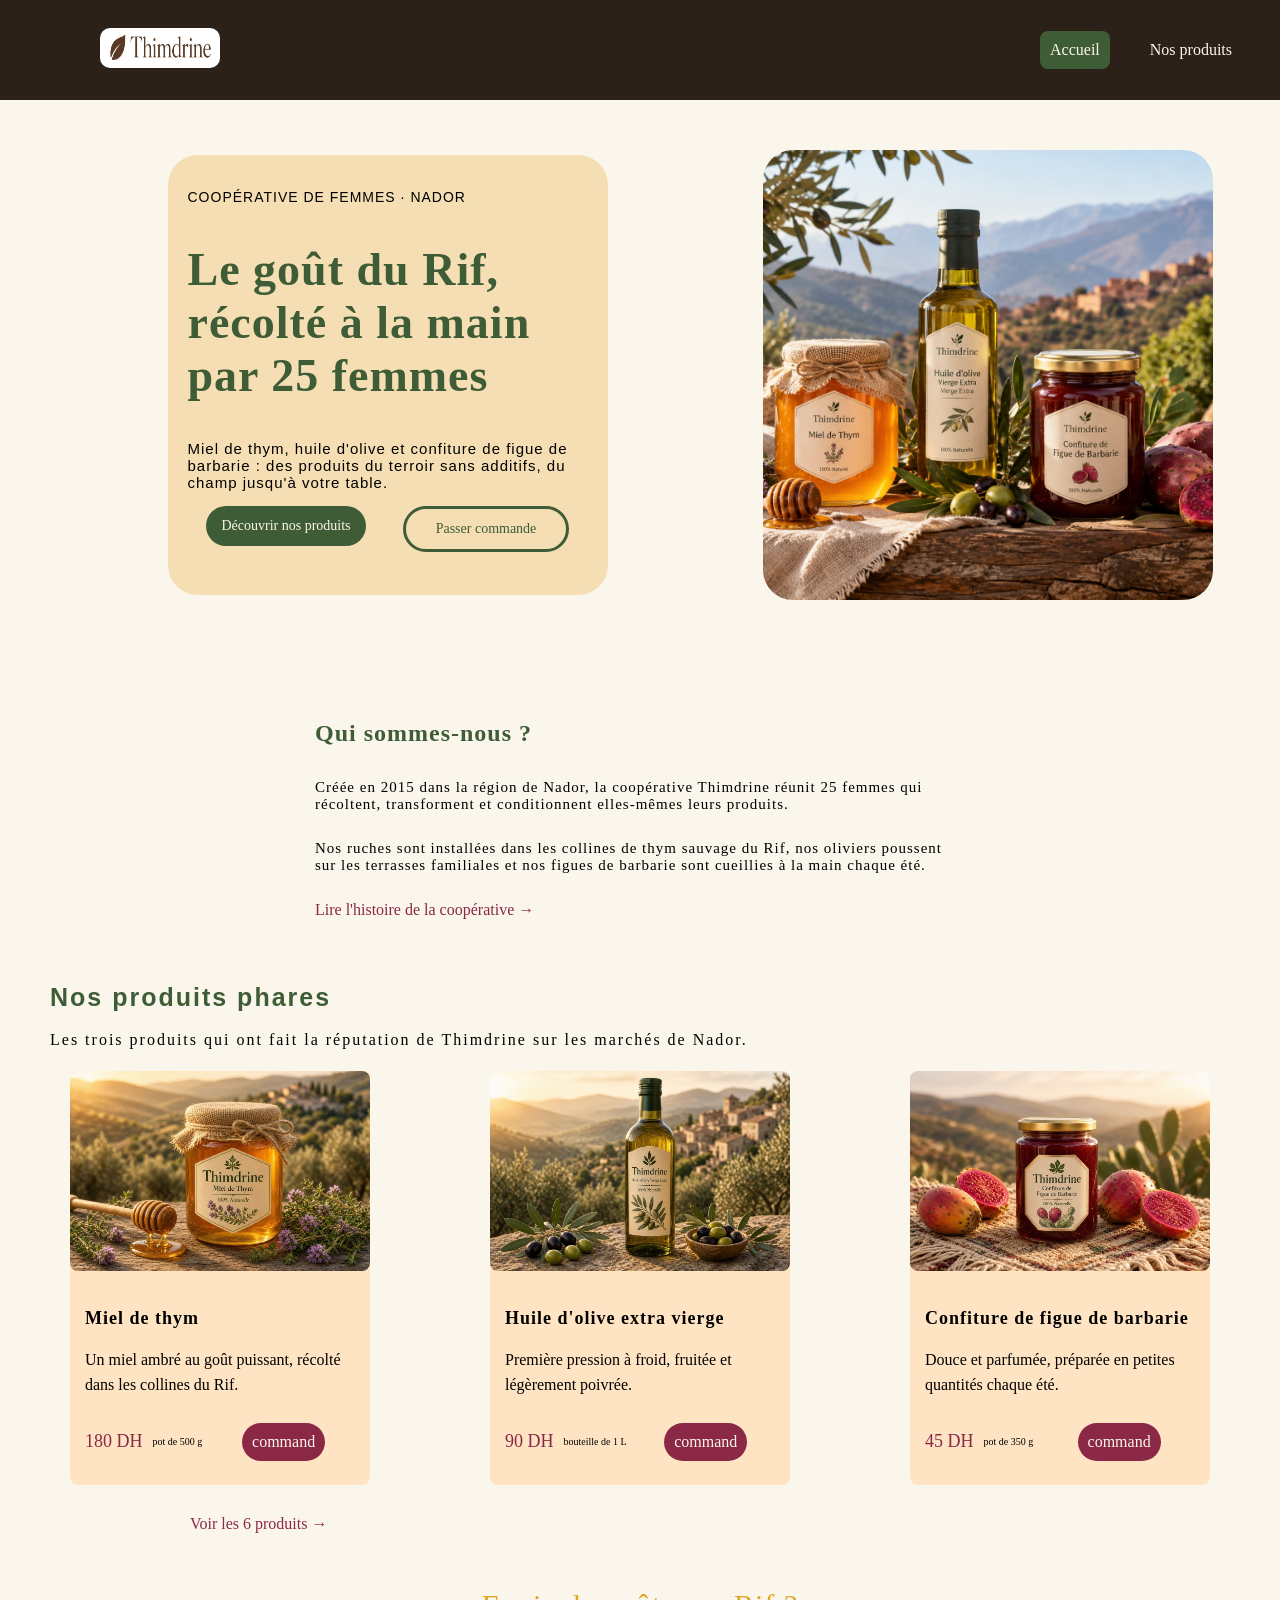
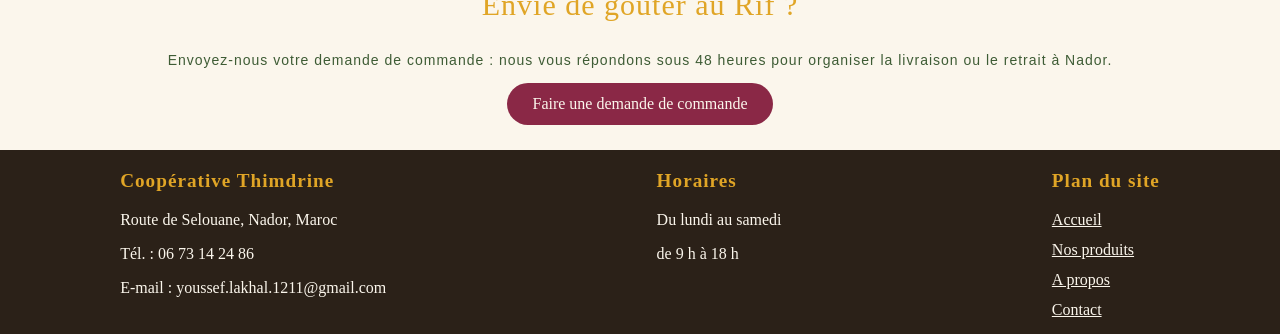
<file: index.html>
<!DOCTYPE html>
<html lang="fr">
<head>
    <meta charset="UTF-8">
    <meta name="viewport" content="width=device-width, initial-scale=1.0">
    <title>Accueil | Thimdrine</title>
    <link rel="stylesheet" href="css/style.css">
</head>
<body>
     <header>
        <a href="index.html"><img class="logo" src="images/logo.jpg" alt="Thimdrine"> </a>
        <nav class="menu">
            <a class="active" href="index.html">Accueil</a>
            <a href="produits.html">Nos produits</a>
            <a href="propos.html">A propos</a>
            <a href="contact.html">Contact</a>
        </nav>
     </header>
     <main>
        <section class="hero">
            <div class="hero-contenu">
                <div class="hero-text">
                    <p class="surtitre">COOPÉRATIVE DE FEMMES · NADOR</p>
                    <h1 class="sujit">Le goût du Rif, récolté à la main par 25 femmes</h1>
                    <p class="accroche">Miel de thym, huile d'olive et confiture de figue de barbarie : des produits du terroir sans additifs, du champ jusqu'à votre table.</p>
                    <div class="boutons">
                    <a class="bouton" href="produits.html">Découvrir nos produits</a>
                    <a class="bouton-contour" href="contact.html">Passer commande</a>
                </div>
                </div>
                    <img class="hero-img" src="images/photo1.png" alt="">
            </div>
        </section>
     </main>
     <main>
        <section>
            <div class="apercu">
                <h1 class="porte">Qui sommes-nous ?</h1>
                <p class="t1">Créée en 2015 dans la région de Nador, la coopérative Thimdrine réunit 25 femmes qui récoltent, transforment et conditionnent elles-mêmes leurs produits.</p>
                <p class="t2">Nos ruches sont installées dans les collines de thym sauvage du Rif, nos oliviers poussent sur les terrasses familiales et nos figues de barbarie sont cueillies à la main chaque été.</p>
                <a class="link" href="propos.html">Lire l'histoire de la coopérative →</a>
            </div>
        </section>
     </main>
    <main>
    <section class="produits">
        <div class="produits-intro">
        <h2 class="i1">Nos produits phares</h2>
        <p class="i2">Les trois produits qui ont fait la réputation de Thimdrine sur les marchés de Nador.</p>
        </div>
        <div class="liste-produits">

            <div class="produit">
                <img class="produit-img" src="images/Miel.jpg" alt="Miel de thym">
                <div class="produit-texte">
                    <div class="nom-p-texte">
                    <h3 class="nom-produit">Miel de thym</h3>
                    <p class="p-produit">Un miel ambré au goût puissant, récolté dans les collines du Rif.</p>
                    </div>
                    <div class="prix-quantite-texte">
                    <p class="prix">180 DH</p> <p class="quantite">pot de 500 g</p> <a class="command" href="contact.html">command</a>
                    </div>
                </div>
            </div>
            <div class="produit">
                <img class="produit-img" src="images/huile.jpg" alt="Huile d'olive extra vierge">
                <div class="produit-texte">
                    <div class="nom-p-texte">
                    <h3 class="nom-produit">Huile d'olive extra vierge</h3>
                    <p class="p-produit">Première pression à froid, fruitée et légèrement poivrée.</p>
                    </div>
                    <div class="prix-quantite-texte">
                    <p class="prix">90 DH</p> <p class="quantite"> bouteille de 1 L</p> <a class="command" href="contact.html">command</a>
                    </div>
                </div>
            </div>

            <div class="produit">
                <img class="produit-img" src="images/confiture.jpg" alt="Confiture de figue de barbarie">
                <div class="produit-texte">
                    <div class="nom-p-texte">
                    <h3 class="nom-produit">Confiture de figue de barbarie</h3>
                    <p class="p-produit">Douce et parfumée, préparée en petites quantités chaque été.</p>
                    </div>
                    <div class="prix-quantite-texte">
                    <p class="prix">45 DH</p> <p class="quantite">pot de 350 g</p> <a class="command" href="contact.html">command</a>
                    </div>
                </div>
            </div>
            </div>
            <a class="l-produits" href="produits.html">Voir les 6 produits →</a>
    </section>
</main>
<main>
    <section>
        <div class="l-p-texte">
            <p class="p-t1">Envie de goûter au Rif ?</p>
            <p class="p-t2">Envoyez-nous votre demande de commande : nous vous répondons sous 48 heures pour organiser la livraison ou le retrait à Nador.</p>
            <a class="p-t3" href="contact.html"> Faire une demande de commande</a>
        </div>
    </section>
</main>
<main>
    <section class="Paid-de-page">

        <div class="Cooperative">
            <h3 class="t-f-1">Coopérative Thimdrine</h3>
            <div class="t-f-2">
            <p>Route de Selouane, Nador, Maroc</p>
            <p>Tél. : 06 73 14 24 86</p>
            <p>E-mail : youssef.lakhal.1211@gmail.com</p>
            </div>
        </div>
        <div class="">
            <h3 class="t-f-1">Horaires</h3>
            <div class="t-f-2">
            <p>Du lundi au samedi</p>
            <p>de 9 h à 18 h</p>
            </div>
        </div>
        <div class="Plan">
             <h3 class="t-f-1">Plan du site</h3>
             <div class="links">
             <a class="l-t" href="index.html">Accueil</a>
             <a class="l-t" href="produits.html">Nos produits</a>
             <a class="l-t" href="propos.html">A propos</a>
             <a class="l-t" href="contact.html">Contact</a>
             </div>
        </div>
    </section>
</main>
</body>
</html>
</file>
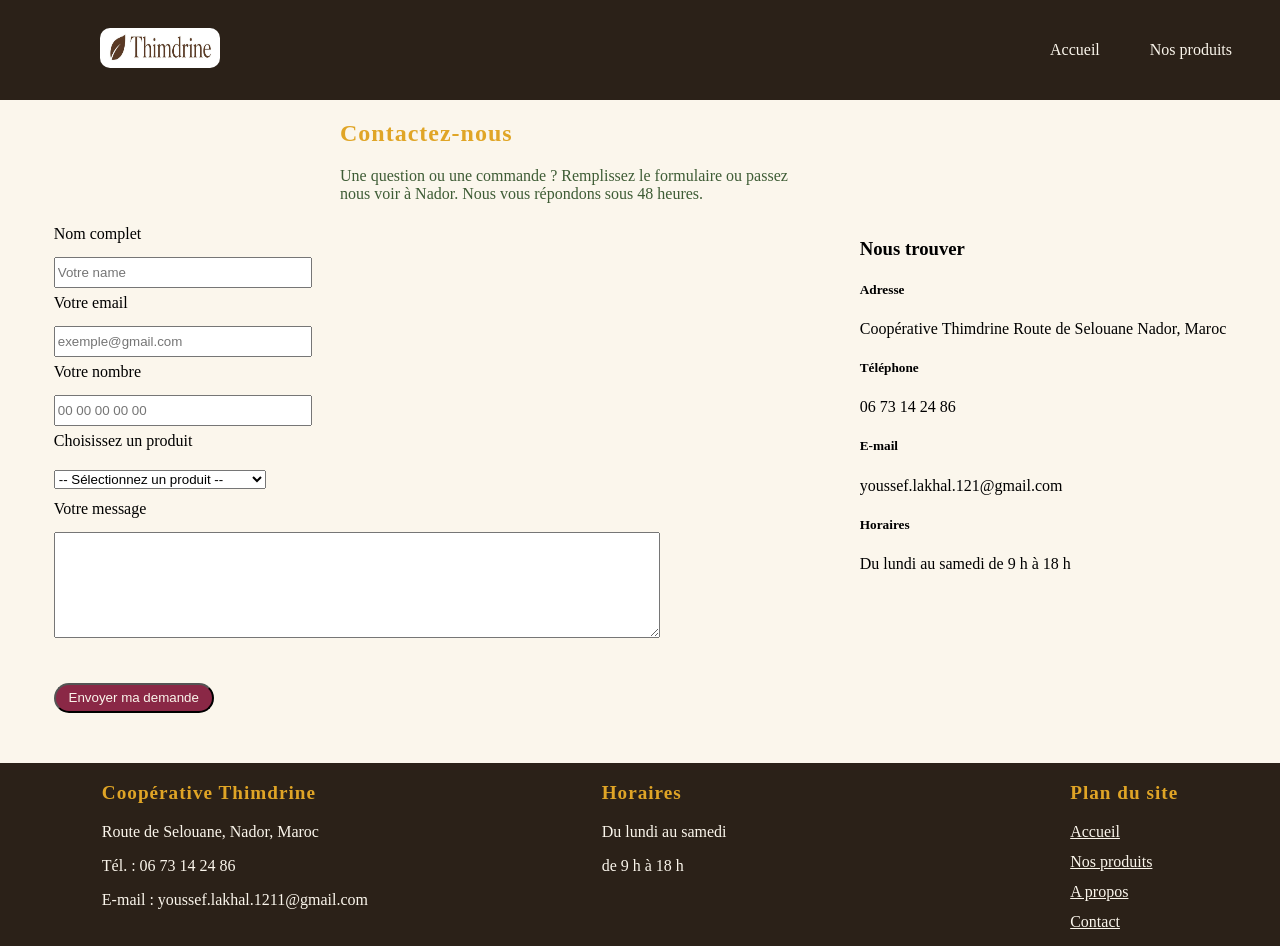
<file: contact.html>
<!DOCTYPE html>
<html lang="fr">
<head>
    <meta charset="UTF-8">
    <meta name="viewport" content="width=device-width, initial-scale=1.0">
    <title>Accueil | Thimdrine</title>
    <link rel="stylesheet" href="css/style.css">
</head>
<body>
     <header>
        <a href="index.html"><img class="logo" src="images/logo.jpg" alt="Thimdrine"> </a>
        <nav class="menu">
            <a  href="index.html">Accueil</a>
            <a  href="produits.html">Nos produits</a>
            <a  href="propos.html">A propos</a>
            <a class="active" href="contact.html">Contact</a>
        </nav>
     </header>
    <main>
        <section class="contact">
            <h1 class="c-h">Contactez-nous</h1>
            <p class="c-p">Une question ou une commande ? Remplissez le formulaire ou passez nous voir à Nador. Nous vous répondons sous 48 heures.</p>
        </section>
    </main>
    <main>
        <section class="user">
            <div class="user-e">
            <form class="user-u">
                <label for="nom">Nom complet</label>
                <input class="input" type="text"  id="nom" name="nom" placeholder="Votre name" required>

                <label for="email">Votre email</label>
                <input class="input" type="email" id="email" name="email" placeholder="exemple@gmail.com" required>

                <label for="nomber">Votre nombre</label>
                <input class="input" type="tel" id="nombre" name="nomber" placeholder="00 00 00 00 00" required>

                <label for="produit">Choisissez un produit</label>
                <select name="produit" id="produit" required>
                    <option value="">-- Sélectionnez un produit --</option>
                    <option value="miel">Miel de thym</option>
                    
                    <option value="huile">Huile d'olive vierge extra</option>
                    <option value="confiture">Confiture de figue de barbarie</option>
                    <option value="Lait">Lait de vache frais</option>
                    <option value="Beurre">Beurre frais, naturel et onctueux</option>
                    <option value="confiture">Confiture de fruits rouges</option>
                </select>
   
                <label for="message">Votre message</label>
                <textarea class="message-input" name="message" id="message"></textarea>
            </form>
             <button type="submit" class="user-demande">
                Envoyer ma demande
             </button>
            </div>
            <div class="user-e2">
                <h3>Nous trouver</h3>
                <div class="e1">
                   <h5>Adresse</h5>
                   <p>Coopérative Thimdrine
                     Route de Selouane
                     Nador, Maroc</p>
                </div>
                <div class="e2">
                    <h5>Téléphone</h5>
                    <p>06 73 14 24 86</p>
                </div>
                <div class="e3">
                    <h5>E-mail</h5>
                    <p>youssef.lakhal.121@gmail.com</p>
                </div>
                <div class="e4">
                    <h5>Horaires</h5>
                    <p>Du lundi au samedi
                   de 9 h à 18 h</p>
                </div>
            </div>

        </section>
    </main>
    <main>
    <section class="Paid-de-page">

        <div class="Cooperative">
            <h3 class="t-f-1">Coopérative Thimdrine</h3>
            <div class="t-f-2">
            <p>Route de Selouane, Nador, Maroc</p>
            <p>Tél. : 06 73 14 24 86</p>
            <p>E-mail : youssef.lakhal.1211@gmail.com</p>
            </div>
        </div>
        <div class="Horaires">
            <h3 class="t-f-1">Horaires</h3>
            <div class="t-f-2">
            <p>Du lundi au samedi</p>
            <p>de 9 h à 18 h</p>
            </div>
        </div>
        <div class="Plan">
             <h3 class="t-f-1">Plan du site</h3>
             <div class="links">
             <a class="l-t" href="index.html">Accueil</a>
             <a class="l-t" href="produits.html">Nos produits</a>
             <a class="l-t" href="propos.html">A propos</a>
             <a class="l-t" href="contact.html">Contact</a>
             </div>
        </div>
    </section>
</main>
</body>
</html>
</file>
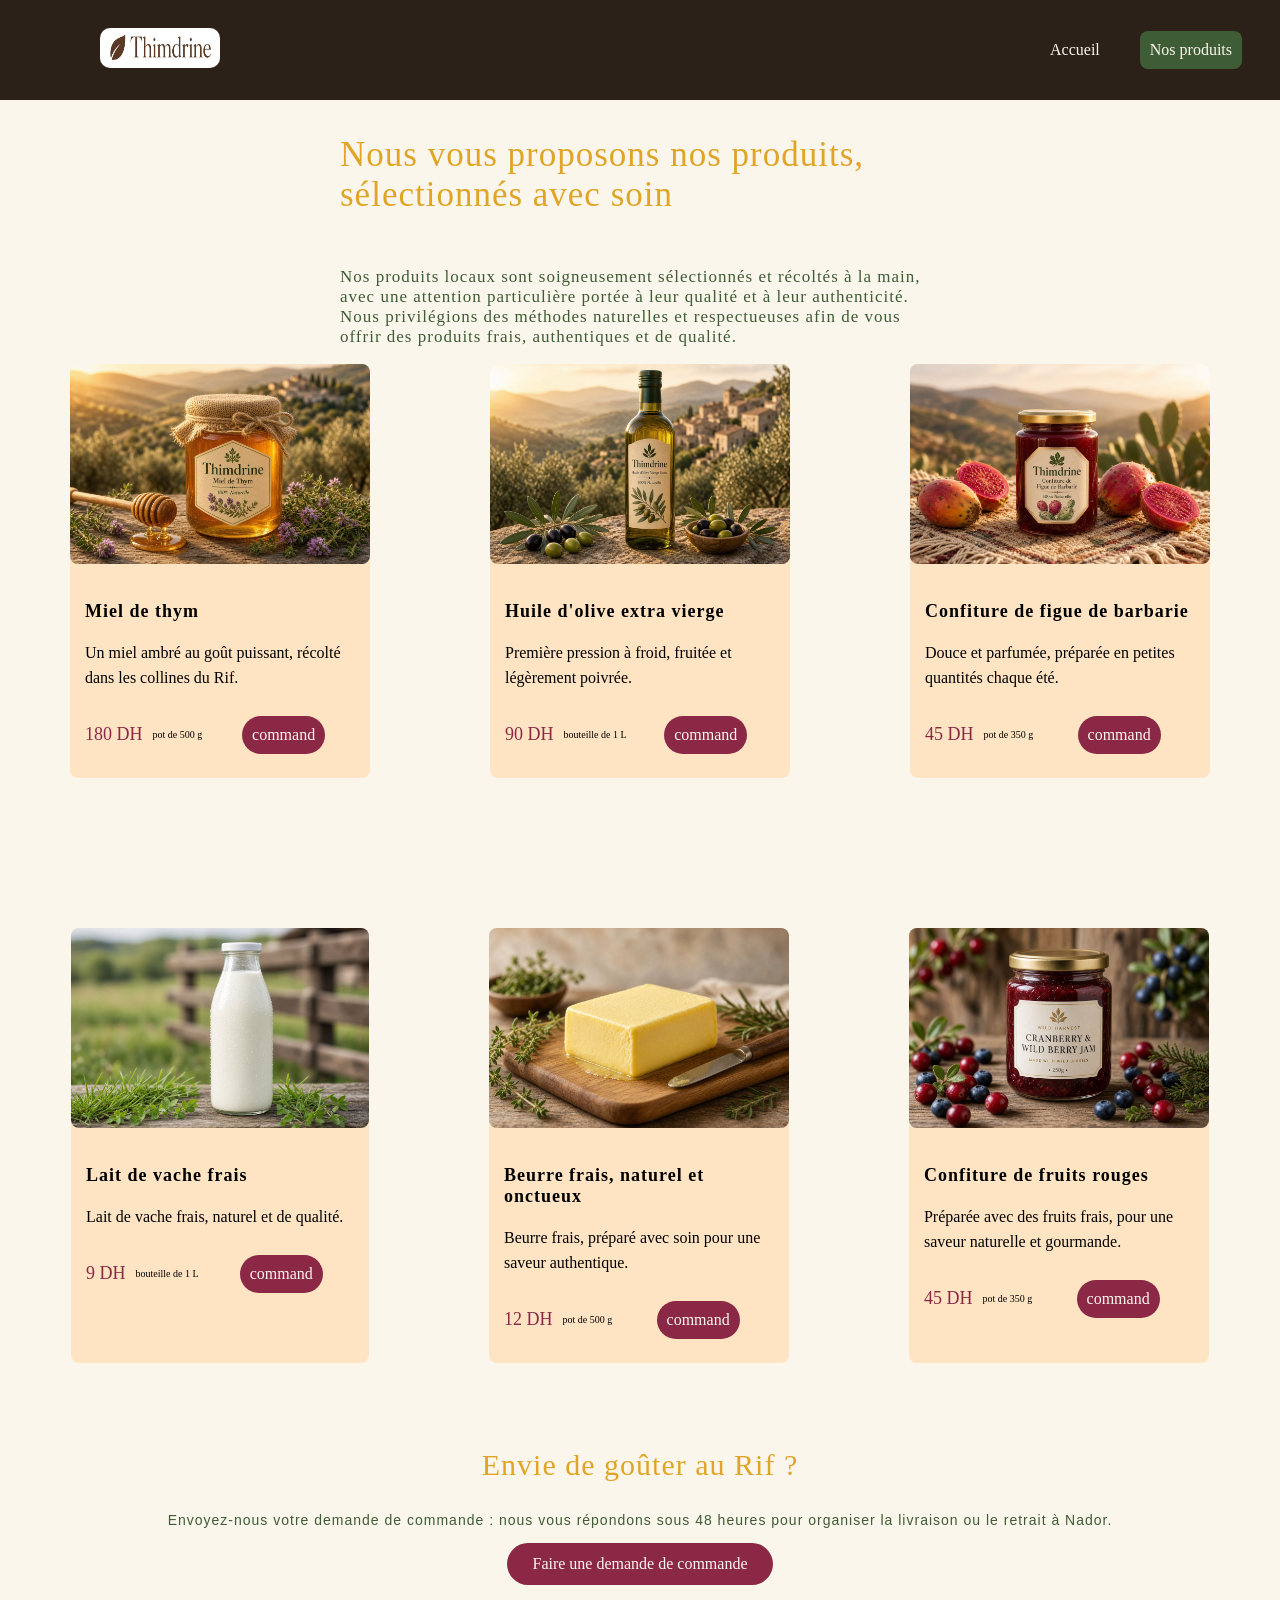
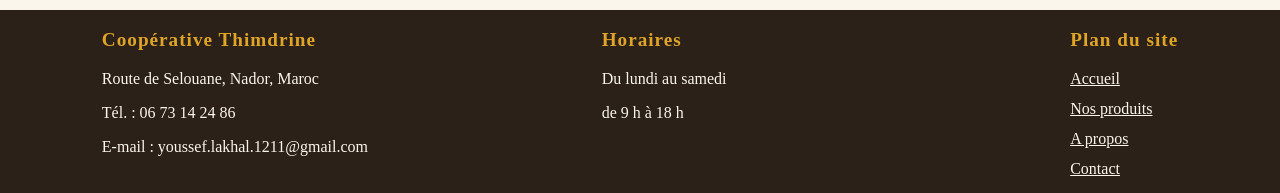
<file: produits.html>
<!DOCTYPE html>
<html lang="fr">
<head>
    <meta charset="UTF-8">
    <meta name="viewport" content="width=device-width, initial-scale=1.0">
    <title>Accueil | Thimdrine</title>
    <link rel="stylesheet" href="css/style.css">
</head>
<body>
     <header>
        <a href="index.html"><img class="logo" src="images/logo.jpg" alt="Thimdrine"> </a>
        <nav class="menu">
            <a  href="index.html">Accueil</a>
            <a class="active" href="produits.html">Nos produits</a>
            <a href="propos.html">A propos</a>
            <a href="contact.html">Contact</a>
        </nav>
     </header>
<main>
    <section class="Definition">
        <div  class="d-t">
            <p class="d-t-1">Nous vous proposons nos produits, sélectionnés avec soin</p>
            <p class="d-t-2">Nos produits locaux sont soigneusement sélectionnés et récoltés à la main, avec une attention particulière portée à leur qualité et à leur authenticité. Nous privilégions des méthodes naturelles et respectueuses afin de vous offrir des produits frais, authentiques et de qualité.</p>
        </div>
    </section>
</main>
<main>
            <div class="liste-produits">

            <div class="produit">
                <img class="produit-img" src="images/Miel.jpg" alt="Miel de thym">
                <div class="produit-texte">
                    <div class="nom-p-texte">
                    <h3 class="nom-produit">Miel de thym</h3>
                    <p class="p-produit">Un miel ambré au goût puissant, récolté dans les collines du Rif.</p>
                    </div>
                    <div class="prix-quantite-texte">
                    <p class="prix">180 DH</p> <p class="quantite">pot de 500 g</p> <a class="command" href="contact.html">command</a>
                    </div>
                </div>
            </div>
            <div class="produit">
                <img class="produit-img" src="images/huile.jpg" alt="Huile d'olive extra vierge">
                <div class="produit-texte">
                    <div class="nom-p-texte">
                    <h3 class="nom-produit">Huile d'olive extra vierge</h3>
                    <p class="p-produit">Première pression à froid, fruitée et légèrement poivrée.</p>
                    </div>
                    <div class="prix-quantite-texte">
                    <p class="prix">90 DH</p> <p class="quantite"> bouteille de 1 L</p> <a class="command" href="contact.html">command</a>
                    </div>
                </div>
            </div>

            <div class="produit">
                <img class="produit-img" src="images/confiture.jpg" alt="Confiture de figue de barbarie">
                <div class="produit-texte">
                    <div class="nom-p-texte">
                    <h3 class="nom-produit">Confiture de figue de barbarie</h3>
                    <p class="p-produit">Douce et parfumée, préparée en petites quantités chaque été.</p>
                    </div>
                    <div class="prix-quantite-texte">
                    <p class="prix">45 DH</p> <p class="quantite">pot de 350 g</p> <a class="command" href="contact.html">command</a>
                    </div>
                </div>
            </div>
                        <div class="produit">
                <img class="produit-img" src="images/milk.jpg" alt="Lait de vache frais">
                <div class="produit-texte">
                    <div class="nom-p-texte">
                    <h3 class="nom-produit">Lait de vache frais</h3>
                    <p class="p-produit">Lait de vache frais, naturel et de qualité.</p>
                    </div>
                    <div class="prix-quantite-texte">
                    <p class="prix">9 DH</p> <p class="quantite">bouteille de 1 L</p> <a class="command" href="contact.html">command</a>
                    </div>
                </div>
            </div>
                        <div class="produit">
                <img class="produit-img" src="images/Beurre.jpg" alt="Beurre frais, naturel et onctueux">
                <div class="produit-texte">
                    <div class="nom-p-texte">
                    <h3 class="nom-produit">Beurre frais, naturel et onctueux</h3>
                    <p class="p-produit">Beurre frais, préparé avec soin pour une saveur authentique.</p>
                    </div>
                    <div class="prix-quantite-texte">
                    <p class="prix">12 DH</p> <p class="quantite"> pot de 500 g</p> <a class="command" href="contact.html">command</a>
                    </div>
                </div>
            </div>
                        <div class="produit">
                <img class="produit-img" src="images/fruits.jpg" alt="Confiture de fruits rouges">
                <div class="produit-texte">
                    <div class="nom-p-texte">
                    <h3 class="nom-produit">Confiture de fruits rouges</h3>
                    <p class="p-produit">Préparée avec des fruits frais, pour une saveur naturelle et gourmande.</p>
                    </div>
                    <div class="prix-quantite-texte">
                    <p class="prix">45 DH</p> <p class="quantite">pot de 350 g</p> <a class="command" href="contact.html">command</a>
                    </div>
                </div>
            </div>
            </div>
</main>
<main>
    <section>
        <div class="l-p-texte">
            <p class="p-t1">Envie de goûter au Rif ?</p>
            <p class="p-t2">Envoyez-nous votre demande de commande : nous vous répondons sous 48 heures pour organiser la livraison ou le retrait à Nador.</p>
            <a class="p-t3" href="contact.html"> Faire une demande de commande</a>
        </div>
    </section>
</main>
<main>
    <section class="Paid-de-page">

        <div class="Cooperative">
            <h3 class="t-f-1">Coopérative Thimdrine</h3>
            <div class="t-f-2">
            <p>Route de Selouane, Nador, Maroc</p>
            <p>Tél. : 06 73 14 24 86</p>
            <p>E-mail : youssef.lakhal.1211@gmail.com</p>
            </div>
        </div>
        <div class="Horaires">
            <h3 class="t-f-1">Horaires</h3>
            <div class="t-f-2">
            <p>Du lundi au samedi</p>
            <p>de 9 h à 18 h</p>
            </div>
        </div>
        <div class="Plan">
             <h3 class="t-f-1">Plan du site</h3>
             <div class="links">
             <a class="l-t" href="index.html">Accueil</a>
             <a class="l-t" href="produits.html">Nos produits</a>
             <a class="l-t" href="propos.html">A propos</a>
             <a class="l-t" href="contact.html">Contact</a>
             </div>
        </div>
    </section>
</main>
</body>
</html>
</file>
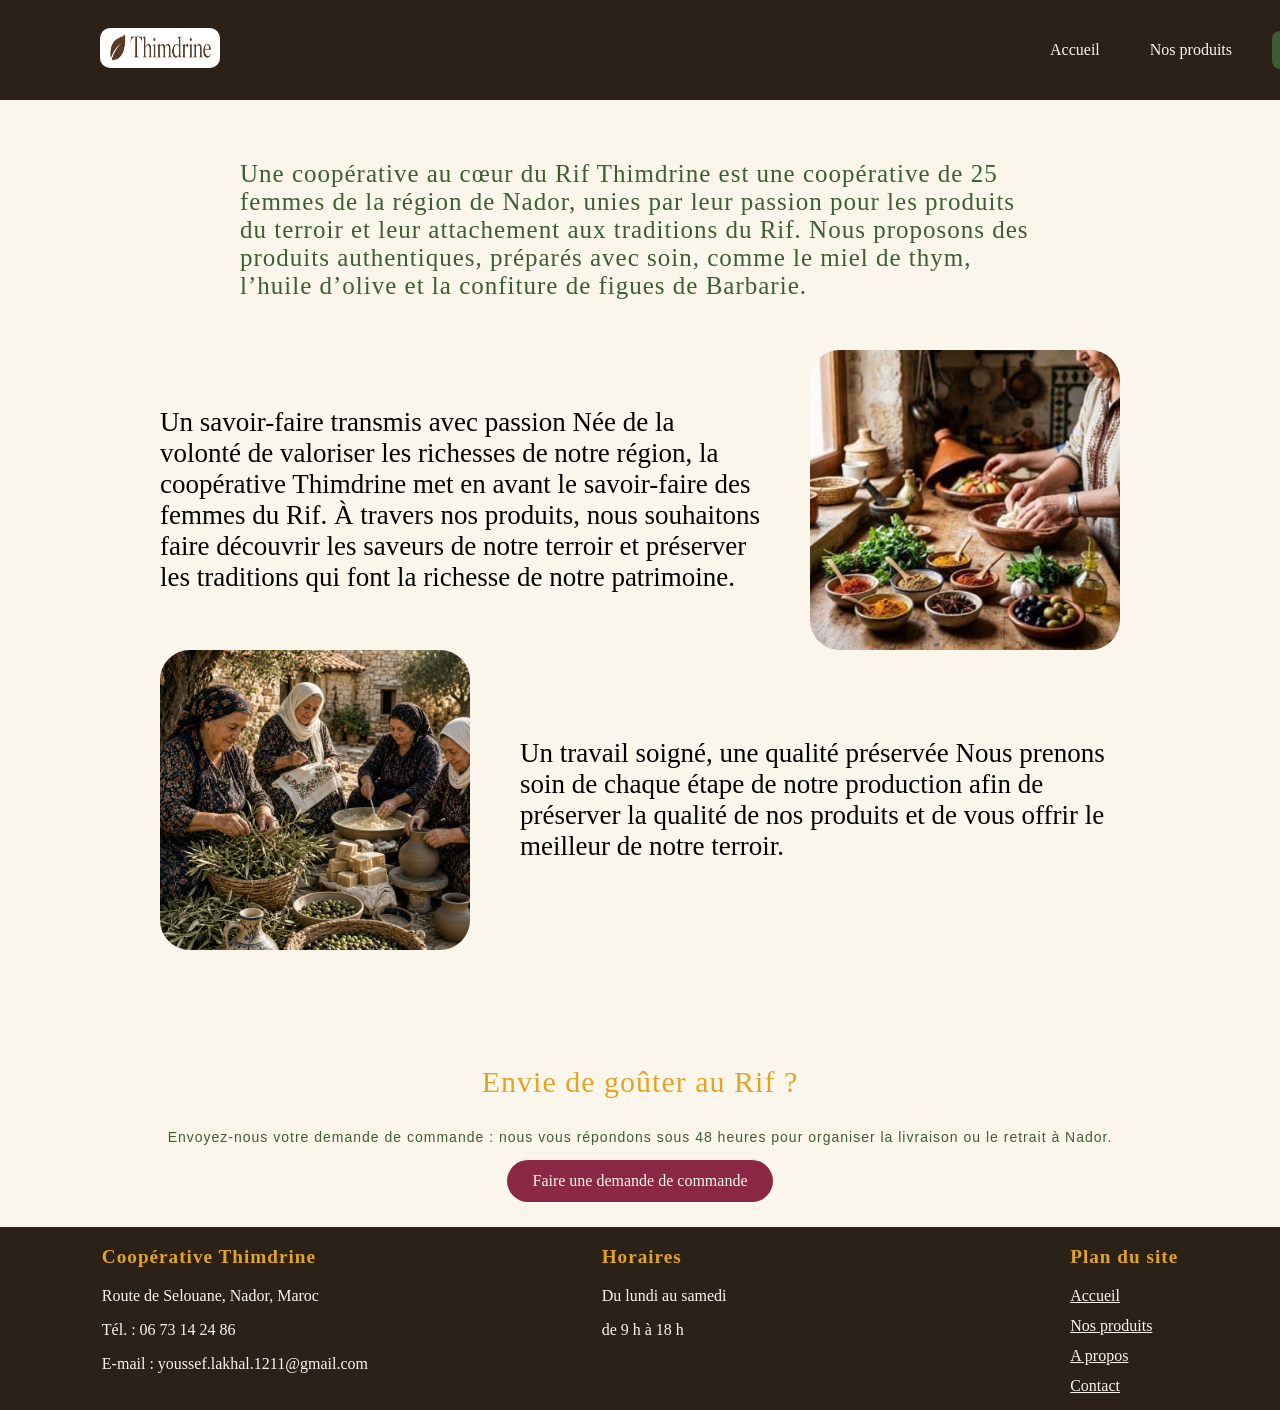
<file: propos.html>
<!DOCTYPE html>
<html lang="fr">
<head>
    <meta charset="UTF-8">
    <meta name="viewport" content="width=device-width, initial-scale=1.0">
    <title>Accueil | Thimdrine</title>
    <link rel="stylesheet" href="css/style.css">
</head>
<body>
     <header>
        <a href="index.html"><img class="logo" src="images/logo.jpg" alt="Thimdrine"> </a>
        <nav class="menu">
            <a  href="index.html">Accueil</a>
            <a  href="produits.html">Nos produits</a>
            <a class="active" href="propos.html">A propos</a>
            <a href="contact.html">Contact</a>
        </nav>
     </header>
    <main>
        <section class="propos">
                <p class="p-p">Une coopérative au cœur du Rif
Thimdrine est une coopérative de 25 femmes de la région de Nador, unies par leur passion pour les produits du terroir et leur attachement aux traditions du Rif.
Nous proposons des produits authentiques, préparés avec soin, comme le miel de thym, l’huile d’olive et la confiture de figues de Barbarie.</p>
            <div class="p-p-1">
                <p class="p-p-t">Un savoir-faire transmis avec passion
Née de la volonté de valoriser les richesses de notre région, la coopérative Thimdrine met en avant le savoir-faire des femmes du Rif.
À travers nos produits, nous souhaitons faire découvrir les saveurs de notre terroir et préserver les traditions qui font la richesse de notre patrimoine.</p>
                <img class="p-i" src="images/tagin.jpg" alt="">
            </div>
            <div class="p-p-2">
                <img class="p-i" src="images/ziton.jpg" alt="">
                <p class="p-p-t">Un travail soigné, une qualité préservée
Nous prenons soin de chaque étape de notre production afin de préserver la qualité de nos produits et de vous offrir le meilleur de notre terroir.</p>
            </div>
        </section>
    </main>
    <main>
    <section>
        <div class="l-p-texte">
            <p class="p-t1">Envie de goûter au Rif ?</p>
            <p class="p-t2">Envoyez-nous votre demande de commande : nous vous répondons sous 48 heures pour organiser la livraison ou le retrait à Nador.</p>
            <a class="p-t3" href="contact.html"> Faire une demande de commande</a>
        </div>
    </section>
</main>
<main>
    <section class="Paid-de-page">

        <div class="Cooperative">
            <h3 class="t-f-1">Coopérative Thimdrine</h3>
            <div class="t-f-2">
            <p>Route de Selouane, Nador, Maroc</p>
            <p>Tél. : 06 73 14 24 86</p>
            <p>E-mail : youssef.lakhal.1211@gmail.com</p>
            </div>
        </div>
        <div class="Horaires">
            <h3 class="t-f-1">Horaires</h3>
            <div class="t-f-2">
            <p>Du lundi au samedi</p>
            <p>de 9 h à 18 h</p>
            </div>
        </div>
        <div class="Plan">
             <h3 class="t-f-1">Plan du site</h3>
             <div class="links">
             <a class="l-t" href="index.html">Accueil</a>
             <a class="l-t" href="produits.html">Nos produits</a>
             <a class="l-t" href="propos.html">A propos</a>
             <a class="l-t" href="contact.html">Contact</a>
             </div>
        </div>
    </section>
</main>
</body>
</html>
</file>
<file: css/style.css>
:root {
  --couleur-thym: #3E5C35;
  --couleur-thym-fonce: #2C4326;
  --couleur-miel: #E0A526;
  --couleur-figue: #8A2846;
  --couleur-lin: #FBF6EC;
  --couleur-sable: #F3EAD7;
  --couleur-terre: #2B2118;
  --couleur-terre-douce: #5C4F42;
  --couleur-blanc: #FFFFFF;

  --police-titre: 'Lora', Georgia, serif;
  --police-texte: 'Source Sans 3', Arial, sans-serif;
}
header{
    top: 0;
    position: sticky;
    display: flex;
    justify-content: space-between;
    align-items: center;
    padding-left: 100px;
    padding-right: 100px;
    height: 100px;
    width: 1350px;
    background-color: var(--couleur-terre);
}
body{
    margin: 0;
    background-color: var(--couleur-lin);
    
}
.logo{
    height: 40px;
    width: 120px;
    border-radius: 10px;
}
.menu{  
    display: flex;
    gap: 30px;
}
.menu a{
    color: var(--couleur-lin);
    text-decoration: none;
    padding: 10px;
}
.active{
    background-color: var(--couleur-thym);
    border-radius: 8px;
}
.hero{
    align-items: center;
    height: auto;
    background-color: var(--couleur-lin);
    padding-left: 100px;
}
.hero-contenu{
    display: flex ;
    align-items: center;
    justify-content: space-around;
    padding: 50px 0px;
    gap: 20px;
    margin: 0 auto;
}
.hero-text{
    width: 400px;
    height: 400px;
    background-color: wheat;
    padding: 20px;
    border-radius: 30px;
}
.hero-img{
    width: 450px;
    height: 450px;
    object-fit: cover;
    border-radius: 30px;
}
.surtitre{
    font-family: Arial,sans-serif;
    font-size:14px ;
    letter-spacing: 1px;
}
.sujit{
    font-family: Georgia, serif;
    font-size: 46px;
    font-weight: 700;
    letter-spacing: 1px;
    color:var(--couleur-thym) ;
}
.accroche{
    font-family: Arial,sans-serif;
    font-size: 15px;
    font-weight: 100;
    letter-spacing: 1px;
}
.boutons{
    font-size: 14px;
    display:flex;
    justify-content: space-around;
    
    
}
.bouton{
    display: inline-flex;
    align-items: center;
    justify-content: center;
    text-decoration: none;
    color: var(--couleur-lin);
    background-color: var(--couleur-thym);
    height: 40px;
    width: 160px;
    border-radius: 50px;
}
.bouton-contour{
    display: inline-flex;
    align-items: center;
    justify-content: center;
    text-decoration: none;
    color: var(--couleur-thym);
    border: solid;
    height: 40px;
    width: 160px;
    border-radius: 50px;
}
.apercu{
    max-width: 650px;
    margin: 0 auto;
    padding: 50px 0 ;
}
.porte{
    font-family: Georgia, serif;
    color: var(--couleur-thym);
    letter-spacing: 1px;
    padding-bottom: 12px;
}
.t1,.t2{
    font-size: 15px;
    letter-spacing: 1px;
    padding-bottom: 12px;
}
.link{
    text-decoration: none;
    color: var(--couleur-figue);
}
.produits-intro{
    justify-content: center;
    flex-direction: column;
    padding-left: 50px;
    line-height: 15px;
}
.i1{
    color: var(--couleur-thym);
    font-size: 25px;
    letter-spacing: 2px;
    font-family: Arial, sans-serif;
}
.i2{
    font-size: 16px;
    letter-spacing: 2px;
    font-family: Georgia, Times, serif;
    line-height: 30px;
}
.liste-produits{
    display: flex;
    flex-wrap: wrap;
    justify-content: flex-start;
    gap: 120px;
    justify-content: center;
}
.produit{
    background-color: bisque;
    border-radius: 8px;
    max-width: 300px;
    margin-bottom:30px ; 
}
.nom-produit{
    font-size: 18px;
    letter-spacing: 1px;
}
.p-produit{
    line-height: 25px;
}
.produit-img{
    width: 100%;
    height: 200px;
    object-fit: cover;
    border-radius: 8px;
}
.produit-texte{
    padding: 15px;
}
.prix-quantite-texte{
    align-items: center;
    display: flex;
    justify-content: space-around;
    gap: 10px;
}
.prix{
    font-size: 18px;
    color: var(--couleur-figue);
}
.quantite{
    font-size: 10px;
}
.command{
    padding: 10px;
    margin: auto;
    background-color: var(--couleur-figue);
    color: var(--couleur-lin);
    border-radius: 30px;
    text-decoration: none;
}
.l-produits{
    padding-left: 90px ;
    color: var(--couleur-figue);
    text-decoration: none;
    margin-left: 100px;
}
.l-p-texte{
    max-width: auto;
    margin: 0 auto;
    padding: 25px 0;
    border-radius: 5px;
}
.p-t1{
    display: flex;
    justify-content: center;
    font-size: 30px;
    color: var(--couleur-miel);
    letter-spacing: 1px;
}
.p-t2{
    color: var(--couleur-thym);
    display: flex;
    justify-content: center;
    letter-spacing: 1px;
    font-size: 14px;
    font-family: Arial, sans-serif;
}
.p-t3{

    display: inline-block;
    background-color: var(--couleur-figue);
    color: var(--couleur-lin);
    padding: 12px 25px;
    border-radius: 30px;
    text-decoration: none;
    width: auto;
    display: block;
    width: fit-content;
    margin: 15px auto 0;
}
.Paid-de-page{
    background-color: var(--couleur-terre);
    display: flex;
    justify-content: space-around;
    margin: auto 0;
    gap: 30px   ;
}
.Horaires{
    padding-right: 110px;
}
.t-f-1{
    font-size: larger;
    color: var(--couleur-miel);
    letter-spacing: 1px;
}
.t-f-2{
    color: var(--couleur-lin);
    font-size: medium;
}
.links{
   display: flex;
   flex-direction: column;
   gap: 12px;  
   margin-bottom: 15px;
}
.l-t{
    color: var(--couleur-lin);
}
.Definition{
    max-width: 600px;
    margin: 0 auto;
}
.d-t{
    display: flex;
    flex-direction: column;
}
.d-t-1{
    color: var(--couleur-miel);
    font-size: 35px;
    letter-spacing: 1px;
}
.d-t-2{
    font-size: 17px;
    letter-spacing: 1px;
    line-height: 20px;
    color: var(--couleur-thym);
}
.propos{
    display: flex;
    flex-direction: column;
    margin: 60px;
}
.p-p{
    max-width: 800px;
    margin: 0 auto;
    color: var(--couleur-thym);
    font-size: 25px;
    letter-spacing: 1px;
    margin-bottom: 50px;

}
.p-i{
    width: 400px;
    height: 300px;
    object-fit: cover;
    border-radius: 30px;
}
.p-p-1{
    margin-top: 60px;
    display: flex;
    justify-content: space-between;
    gap: 50px;
    margin: 0 100px;
}
.p-p-t{
    max-width: 600px;
    font-size: 27px;
    margin: auto 0;
}
.p-p-2{
    display: flex;
    justify-content: space-between;
    gap: 50px;
    margin: 0 100px;
}
.contact{
    max-width: 600px;
    margin: 0 auto;
}
.c-h{
    color: var(--couleur-miel);
    letter-spacing: 1px;
}
.c-p{
    max-width: 450px;
    font-size: medium;
    color: var(--couleur-thym);
}
.user{
    display: flex;
    justify-content: center;
    gap: 200px;
    margin-bottom: 50px;
}
.user-e{
    display: flex;
    flex-direction: column;
    gap: 35px;
}
label{
    display: block;
    margin-bottom: 8px;
}
.user-demande{
    background-color: var(--couleur-figue);
    color: var(--couleur-lin);
    width: 160px;
    height: 30px;
    border-radius: 50px;
}
.user-u{
    line-height: 30px;
}
.message-input{
    width: 600px;
    height: 100px;
}
.input{
    width: 250px;
    height: 25px;
}
@media (max-width: 768px) {
  header {
    display: flex;
    flex-direction: column;
    padding: 10px 5px;
    gap: 8px;
    width: auto;
  }
  .logo {
    height: 35px;
    width: 100px;
    display: flex;
  }
  .menu {
    justify-content: center;
    gap: 10px;
    
  }
  .menu a {
    font-size: 15px;
  }

  .hero {
    padding: 20px;
  }
  .hero-contenu {
    display: flex;
    flex-direction: column;
    gap: 20px;
    padding: 5px 0;
  }
  .hero-text {
    width: 100%;
    height: 100%;
  }
  .sujit {
    font-size: 30px; 
 }
  .boutons {
    flex-wrap: wrap;
    gap: 10px;
    justify-content: center;
  }
  .hero-img {
    width: 100%;
    height: auto;
    padding: 0;
  }

  .apercu { padding: 30px 20px; }
  .produits-intro {
    margin: 0 20px 30px;
    padding-left: 5px;
  }
  .liste-produits { gap: 20px; }
  .produit {
    width: 100%;
    max-width: 320px;
  }
  .l-produits {
    display: block;
    padding: 0;
    margin: 10px 20px;
  }


  .l-p-texte { padding: 25px 20px; }
  .p-t1 {
    font-size: 22px;
    text-align: center;
  }
  .p-t2 {
    display: block;
    text-align: center;
  }

  .Paid-de-page {
    flex-direction: column;
    align-items: center;
    text-align: center;
    padding: 10px 20px;
  }
  .Horaires{
    padding-right: 0;
  }
  .links { align-items: center; }

  .Definition { padding: 0 20px; }
  .d-t-1 { font-size: 24px; }

  .propos { margin: 20px; }
  .p-p { font-size: 18px; }
  .p-p-1,
  .p-p-2 {
    flex-direction: column;
    margin: 20px 0;
    gap: 20px;
  }
  .p-p-t { font-size: 18px; }
  .p-i {
    width: 100%;
    height: auto;
  }

  .contact { padding: 0 20px; }
  .user {
    flex-direction: column;
    gap: 30px;
    padding: 0 20px;
  }
  .input,
  .message-input,
  select {
    width: 100%;
  }
}
</file>
